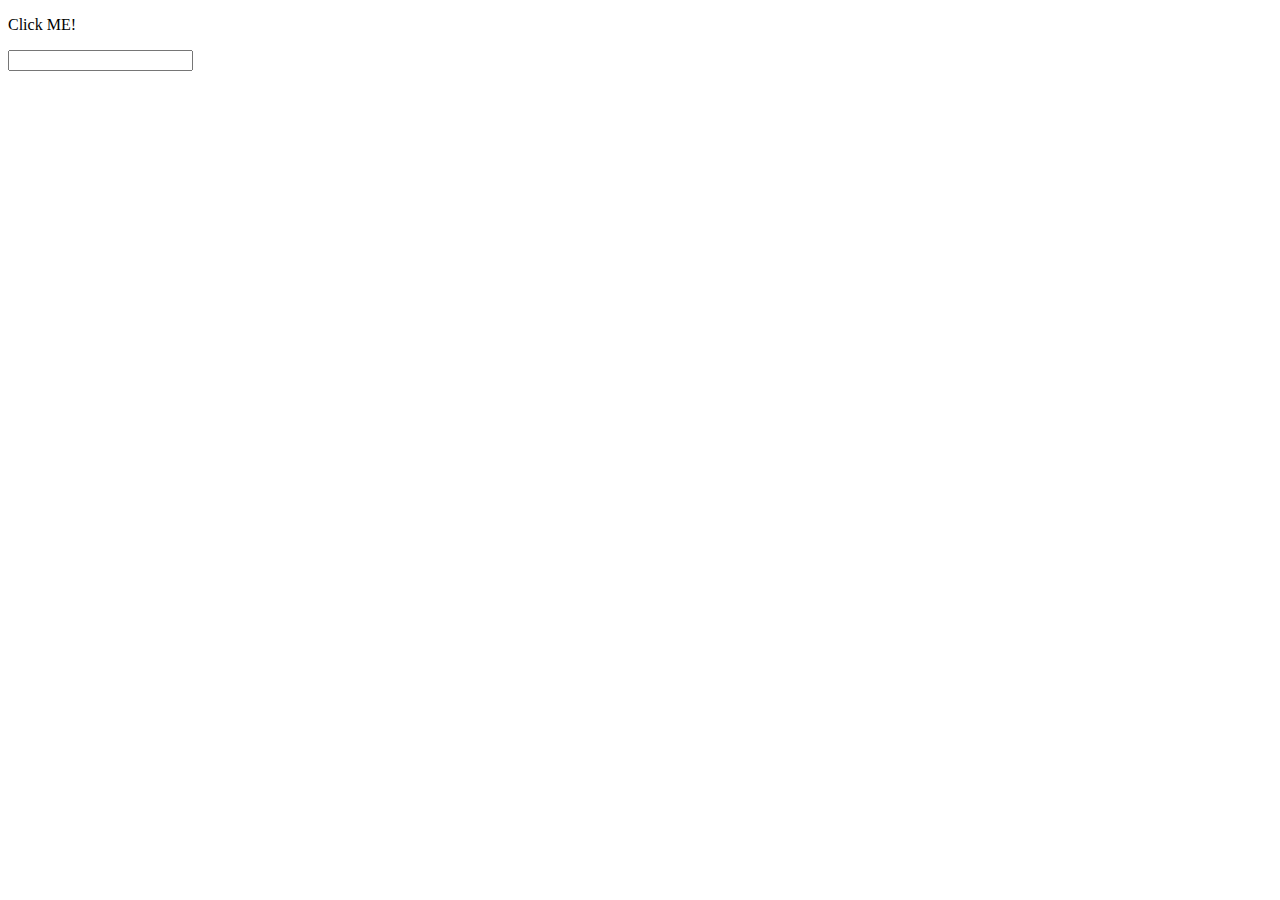
<file: javascript-dom/index.html>
<!DOCTYPE html>
<html lang="en">
<head>
    <meta charset="UTF-8">
    <meta name="viewport" content="width=device-width, initial-scale=1.0">
    <title>JavaScript Advanced</title>
    <script src="app.js" defer></script>
</head>
<body>
    <p>Click ME!</p>
    <input type="text">
</body>
</html>
</file>
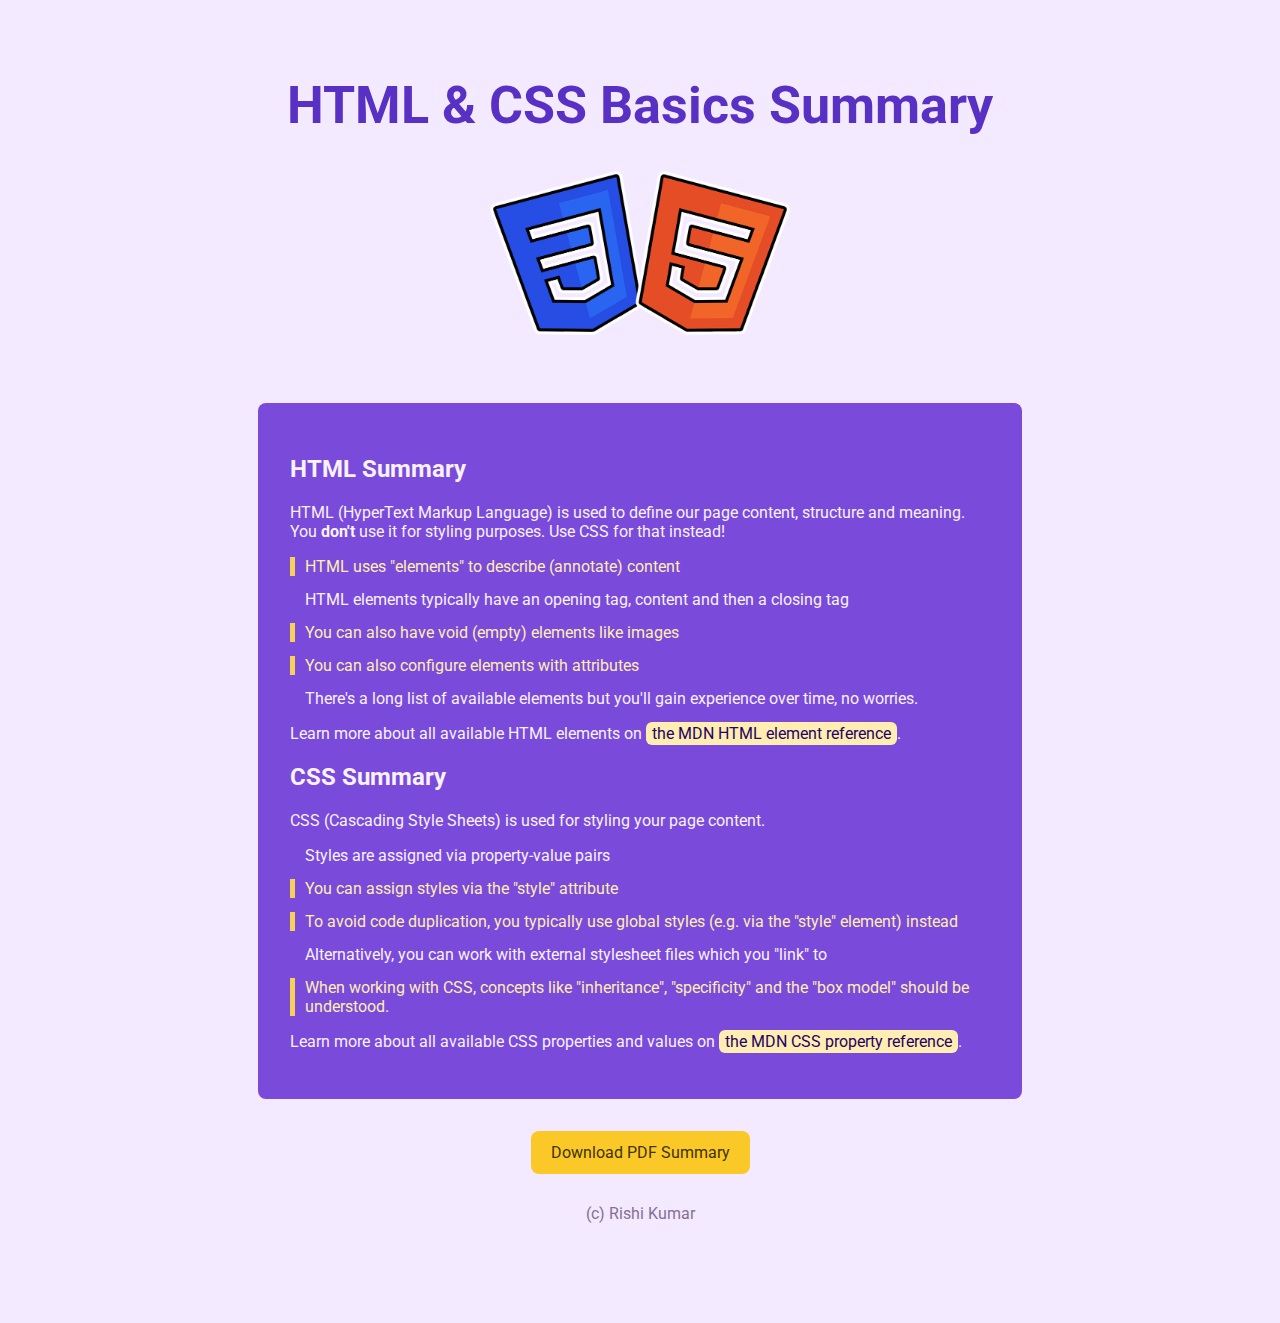
<file: project-0/index.html>
<!DOCTYPE html>
<html lang="en">
  <head>
    <meta charset="UTF-8" />
    <meta name="viewport" content="width=device-width, initial-scale=1.0" />
    <link rel="preconnect" href="https://fonts.googleapis.com" />
    <link rel="preconnect" href="https://fonts.gstatic.com" crossorigin />
    <link
      href="https://fonts.googleapis.com/css2?family=Roboto:ital,wght@0,100..900;1,100..900&display=swap"
      rel="stylesheet"
    />
    <link rel="stylesheet" href="styles/styles.css" />
    <title>HTML & CSS Basics Summary</title>
  </head>
  <body>
    <header>
      <h1>HTML & CSS Basics Summary</h1>
      <img src="images/html-css.png" alt="HTML and CSS logos" />
    </header>

    <main>
      <section>
        <h2>HTML Summary</h2>
        <p>
          HTML (HyperText Markup Language) is used to define our page content,
          structure and meaning. You <strong>don't</strong> use it for styling purposes. Use CSS
          for that instead!
        </p>
        <ul>
          <li class="extra-important">HTML uses "elements" to describe (annotate) content</li>
          <li>
            HTML elements typically have an opening tag, content and then a
            closing tag
          </li>
          <li class="extra-important">You can also have void (empty) elements like images</li>
          <li class="extra-important">You can also configure elements with attributes</li>
          <li>
            There's a long list of available elements but you'll gain experience
            over time, no worries.
          </li>
        </ul>
        <p>
          Learn more about all available HTML elements on
          <a href="https://developer.mozilla.org/en-US/docs/Web/HTML/Element"
            >the MDN HTML element reference</a
          >.
        </p>
      </section>

      <section>
        <h2>CSS Summary</h2>
        <p>CSS (Cascading Style Sheets) is used for styling your page content.</p>
        <ul>
          <li>Styles are assigned via property-value pairs</li>
          <li class="extra-important">You can assign styles via the "style" attribute</li>
          <li class="extra-important">
            To avoid code duplication, you typically use global styles (e.g. via
            the "style" element) instead
          </li>
          <li>
            Alternatively, you can work with external stylesheet files which you
            "link" to
          </li>
          <li class="extra-important">
            When working with CSS, concepts like "inheritance", "specificity" and
            the "box model" should be understood.
          </li>
        </ul>
        <p>
          Learn more about all available CSS properties and values on
          <a href="https://developer.mozilla.org/en-US/docs/Web/CSS/Reference"
            >the MDN CSS property reference</a
          >.
        </p>
      </section>
    </main>

    <footer>
      <a href="pdfs/html-css-basics-summary.pdf" target="_blank">Download PDF Summary</a>
      <p>(c) Rishi Kumar</p>
    </footer>
  </body>
</html>
</file>
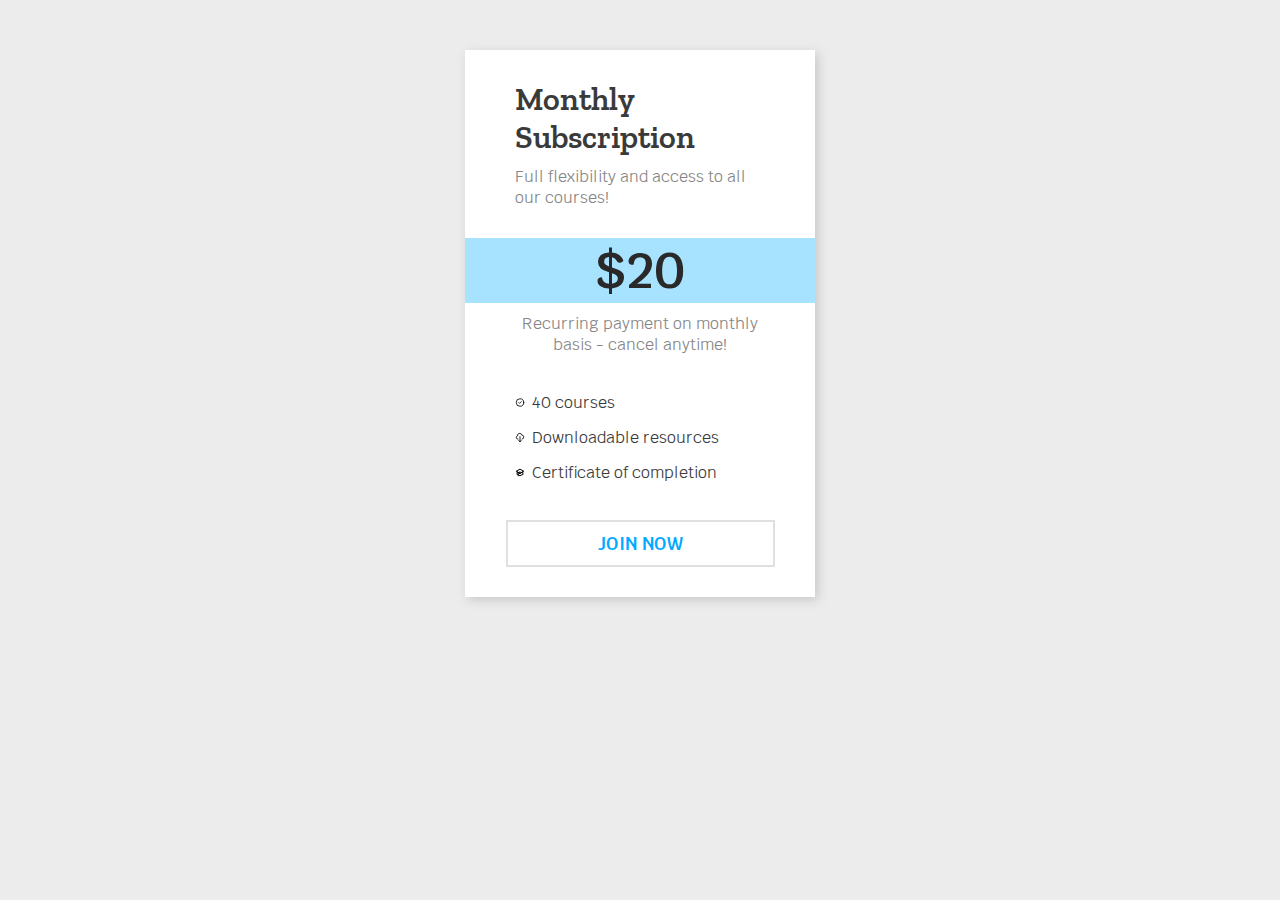
<file: subscription-card/index.html>
<!DOCTYPE html>
<html lang="en">
<head>
    <meta charset="UTF-8">
    <meta http-equiv="X-UA-Compatible" content="IE=edge">
    <meta name="viewport" content="width=device-width, initial-scale=1.0">
    <link rel="preconnect" href="https://fonts.googleapis.com">
    <link rel="preconnect" href="https://fonts.gstatic.com" crossorigin>
    <link href="https://fonts.googleapis.com/css2?family=Krub:wght@400;600&family=Zilla+Slab:wght@400;600&display=swap" rel="stylesheet">
    <link rel="stylesheet" href="styles.css">
    <title>Best Courses</title>
</head>
<body>
    <div class="card-container">
        <h1>Monthly Subscription</h1>
        <p class="card-info">Full flexibility and access to all our courses!</p>
        <p class="price">$20</p>
        <p class="price-info">Recurring payment on monthly basis - cancel anytime!</p>
        <div class="sub-details">
            <div class="sub-feature">
                <div class="icon"><svg class="w-6 h-6" fill="none" stroke="currentColor" viewBox="0 0 24 24" xmlns="http://www.w3.org/2000/svg"><path stroke-linecap="round" stroke-linejoin="round" stroke-width="2" d="M9 12l2 2 4-4m6 2a9 9 0 11-18 0 9 9 0 0118 0z"></path></svg></div>
                <p class="sub-feature-text">40 courses</p>
            </div>
            <div class="sub-feature">
                <div class="icon"><svg class="w-6 h-6" fill="none" stroke="currentColor" viewBox="0 0 24 24" xmlns="http://www.w3.org/2000/svg"><path stroke-linecap="round" stroke-linejoin="round" stroke-width="2" d="M7 16a4 4 0 01-.88-7.903A5 5 0 1115.9 6L16 6a5 5 0 011 9.9M9 19l3 3m0 0l3-3m-3 3V10"></path></svg></div>
                <p class="sub-feature-text">Downloadable resources</p>
            </div>
            <div class="sub-feature">
                <div class="icon"><svg class="w-6 h-6" fill="none" stroke="currentColor" viewBox="0 0 24 24" xmlns="http://www.w3.org/2000/svg"><path d="M12 14l9-5-9-5-9 5 9 5z"></path><path d="M12 14l6.16-3.422a12.083 12.083 0 01.665 6.479A11.952 11.952 0 0012 20.055a11.952 11.952 0 00-6.824-2.998 12.078 12.078 0 01.665-6.479L12 14z"></path><path stroke-linecap="round" stroke-linejoin="round" stroke-width="2" d="M12 14l9-5-9-5-9 5 9 5zm0 0l6.16-3.422a12.083 12.083 0 01.665 6.479A11.952 11.952 0 0012 20.055a11.952 11.952 0 00-6.824-2.998 12.078 12.078 0 01.665-6.479L12 14zm-4 6v-7.5l4-2.222"></path></svg></div>
                <p class="sub-feature-text">Certificate of completion</p>
            </div>
        </div>
        <div class="button-container">
            <a class="button" href="">Join now</a>
        </div>
        
    </div>
    
</body>
</html>
</file>
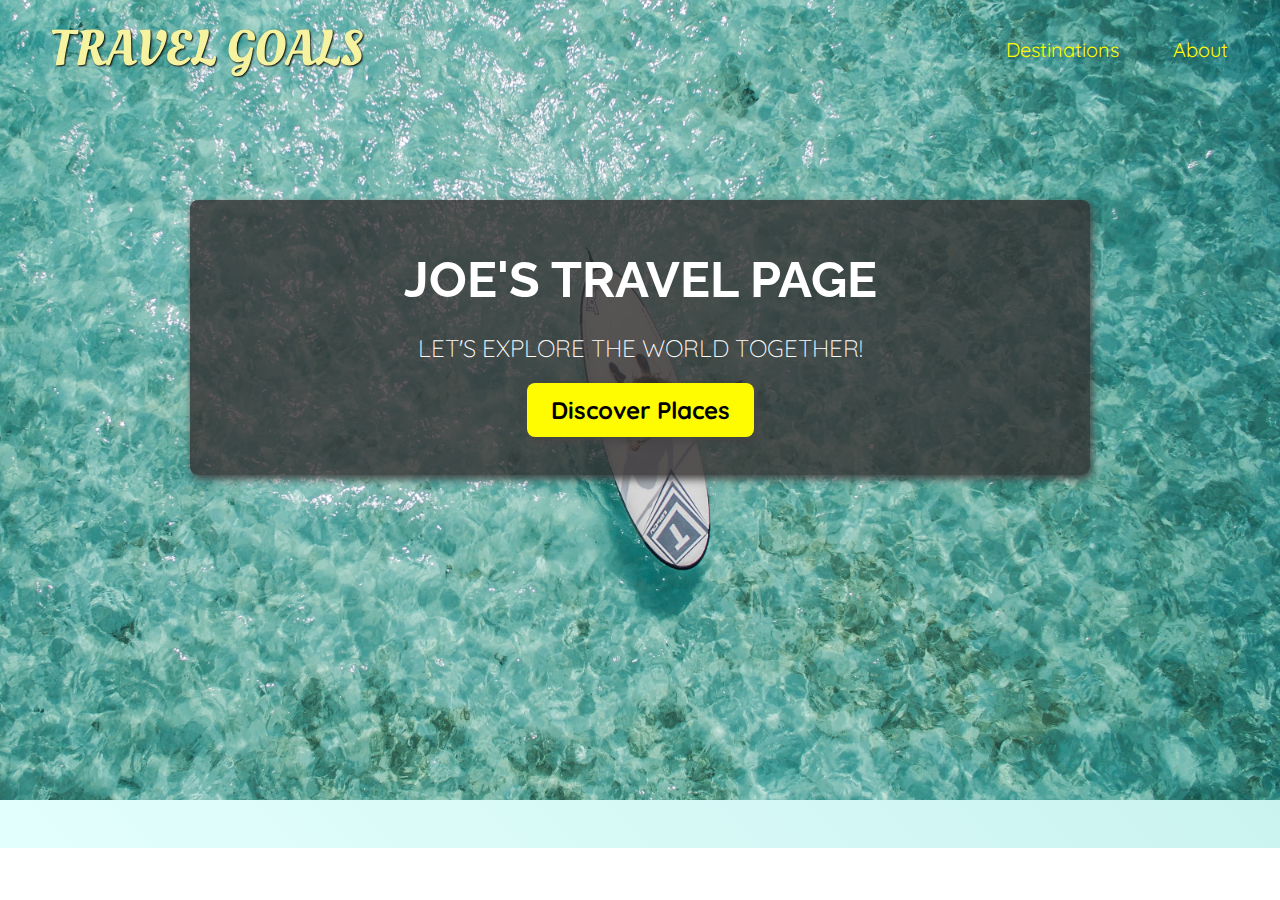
<file: travel-goals/index.html>
<!DOCTYPE html>
<html lang="en">
<head>
    <meta charset="UTF-8">
    <meta name="viewport" content="width=device-width, initial-scale=1.0">
    <link rel="preconnect" href="https://fonts.googleapis.com">
    <link rel="preconnect" href="https://fonts.gstatic.com" crossorigin>
    <link href="https://fonts.googleapis.com/css2?family=Oleo+Script:wght@400;700&family=Quicksand:wght@300..700&family=Raleway:ital,wght@0,100..900;1,100..900&display=swap" rel="stylesheet">
    <link rel="stylesheet" href="shared.css">
    <link rel="stylesheet" href="styles.css">
    <title>Travel Goals</title>
</head>
<body>
    <header>
        <div id="page-logo">
            <a href="index.html">Travel Goals</a>
        </div>
        <nav>
            <ul>
                <li><a href="places.html">Destinations</a></li>
                <li><a href="#">About</a></li>
            </ul>
        </nav>
    </header>

    <main>
        <section id="hero">
            <div id="hero-content">
                <h1>Joe's Travel Page</h1>
                <p>Let's explore the world together!</p>
                <a href="places.html">Discover Places</a>
            </div>
        </section>
        <section id="highlights"></section>
    </main>

    <footer></footer>
</body>
</html>
</file>
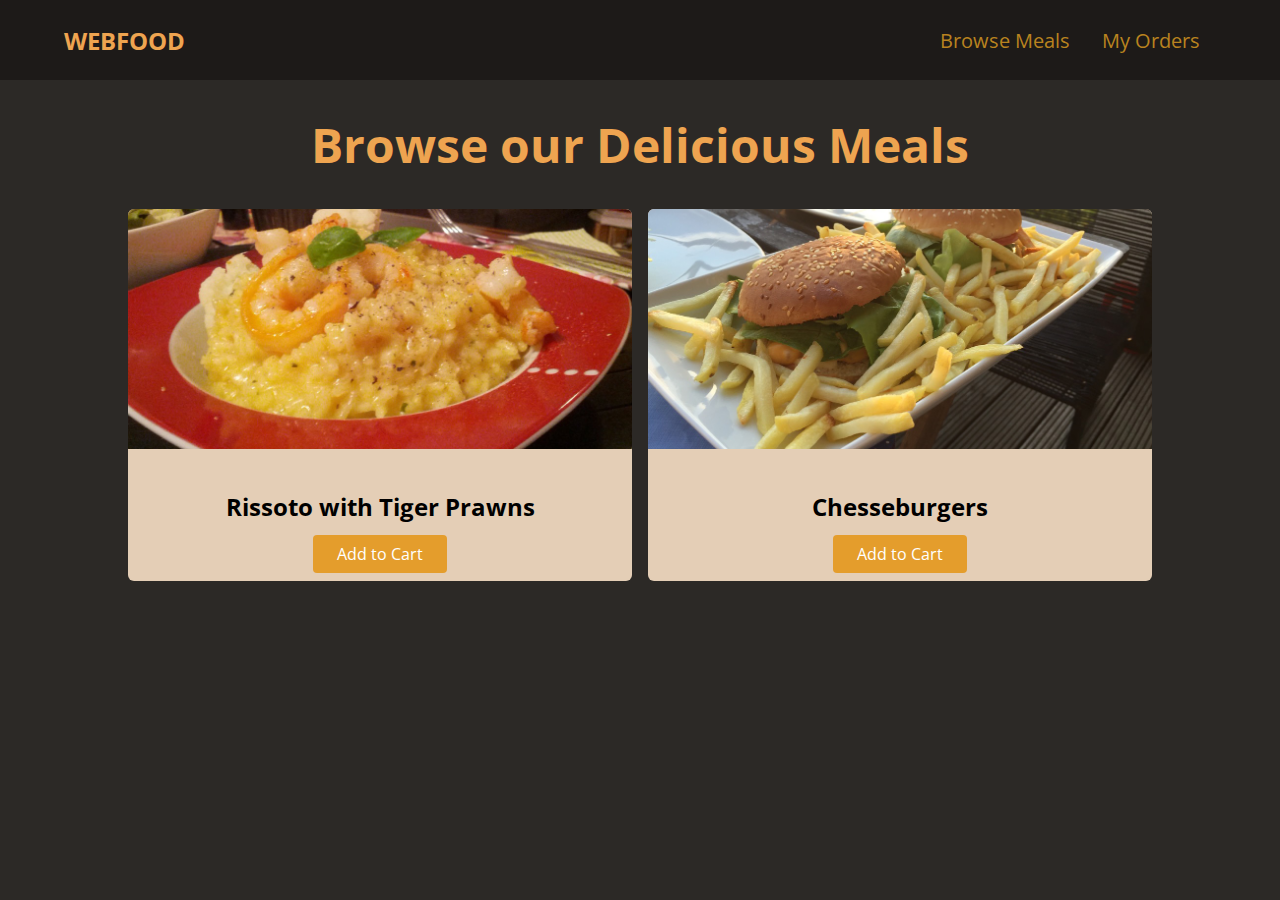
<file: webFood/index.html>
<!DOCTYPE html>
<html lang="en">
<head>
    <meta charset="UTF-8">
    <meta name="viewport" content="width=device-width, initial-scale=1.0">
    <title>webFood</title>
    <link rel="preconnect" href="https://fonts.googleapis.com">
    <link rel="preconnect" href="https://fonts.gstatic.com" crossorigin>
    <link href="https://fonts.googleapis.com/css2?family=Open+Sans:ital,wght@0,300..800;1,300..800&display=swap" rel="stylesheet">
    <link rel="stylesheet" href="styles.css">
</head>
<body>
    <header id="main-header">
        <a href="index.html" id="logo">WebFood</a>
        <nav>
            <ul>
                <li><a href="">Browse Meals</a></li>
                <li><a href="">My Orders</a></li>
            </ul>
        </nav>
    </header>
    <main>
        <h1>Browse our Delicious Meals</h1>
        <section id="latest-products">
            <ul>
                <li class="food-item">
                    <article>
                        <img src="images/risotto.jpg" alt="Delicious risotto with tiger prawns">
                        <div class="food-item-content">
                            <h2>Rissoto with Tiger Prawns</h2>
                            <a href="" class="btn">Add to Cart</a>
                        </div>
                    </article>
                </li>
                <li class="food-item">
                    <article>
                        <img src="images/cheeseburgers.jpg" alt="Classic cheeseburgers with fries">
                        <div class="food-item-content">
                            <h2>Chesseburgers</h2>
                            <a href="" class="btn">Add to Cart</a>
                        </div>
                    </article>
                </li>
            </ul>
        </section>
    </main>
</body>
</html>
</file>
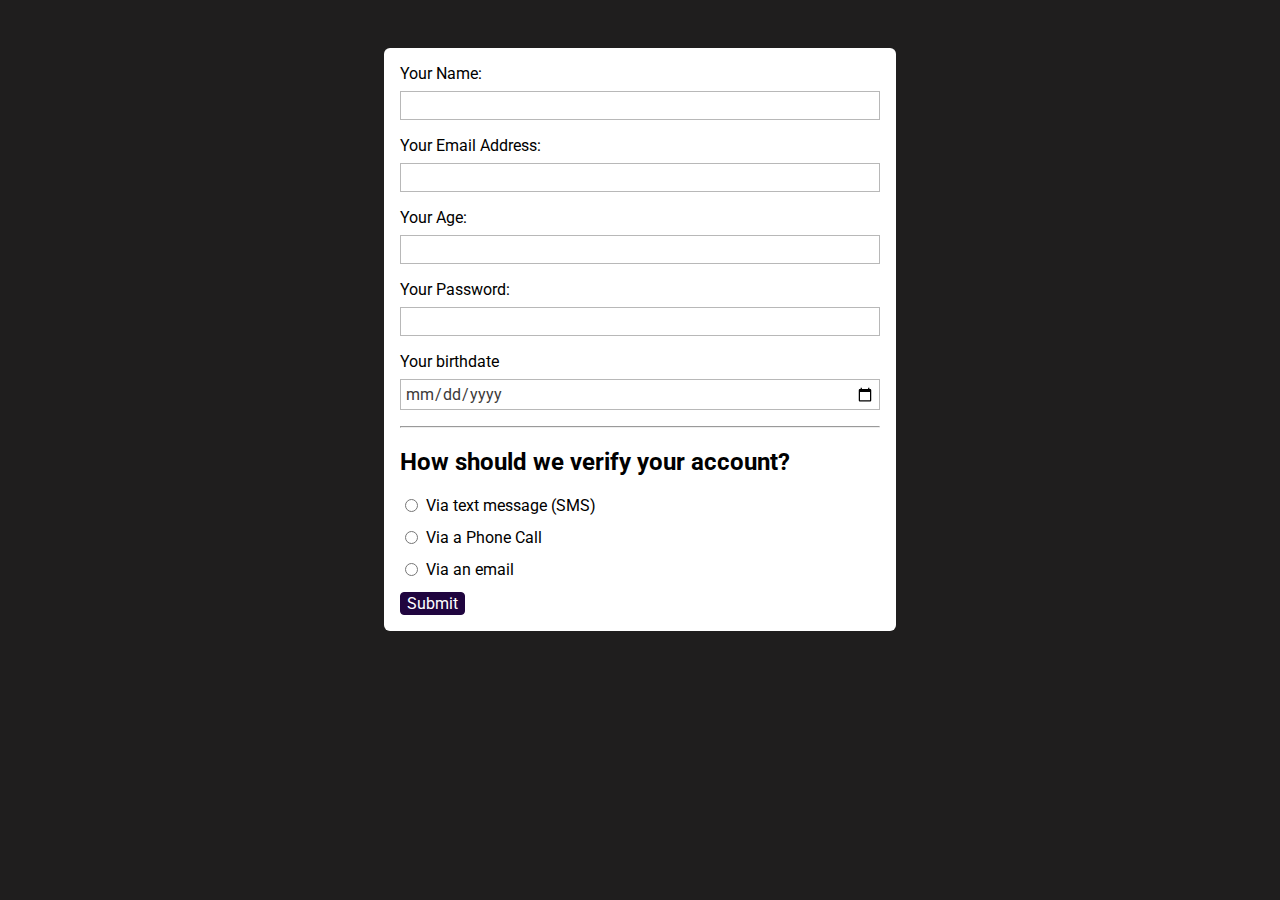
<file: webForms/index.html>
<!DOCTYPE html>
<html lang="en">
<head>
    <meta charset="UTF-8">
    <meta name="viewport" content="width=device-width, initial-scale=1.0">
    <link rel="preconnect" href="https://fonts.googleapis.com">
    <link rel="preconnect" href="https://fonts.gstatic.com" crossorigin>
    <link href="https://fonts.googleapis.com/css2?family=Roboto:ital,wght@0,100..900;1,100..900&display=swap" rel="stylesheet">
    <link rel="stylesheet" href="styles.css">
    <title>webForms</title>
</head>
<body>
    <form action="/webForms" method="get">
        <label for="user-name">Your Name: </label>
        <input type="text" name="user-name" id="user-name"/>
        <label for="email">Your Email Address: </label>
        <input type="email" name="email" id="email">
        <label for="age">Your Age:</label>
        <input type="number" name="age" id="age">
        <label for="password">Your Password: </label>
        <input type="password" name="password" id="password">
        <label for="birthdate">Your birthdate</label>
        <input type="date" name="user-birthdate" id="birthDate">
        <hr>
        <h2>How should we verify your account?</h2>
        <div class="form-control-inline">
            <input type="radio" name="verify" id="verify-text-message" value="text-message">
            <label for="verify-text-message">Via text message (SMS)</label>
        </div>
        <div class="form-control-inline">
            <input type="radio" name="verify" id="verify-phone" value="phone">
            <label for="verify-phone">Via a Phone Call</label>
        </div>
        <div class="form-control-inline">
            <input type="radio" name="verify" id="verify-email" value="email">
            <label for="verify-email">Via an email</label>
        </div>
        
        <button>Submit</button>
    </form>
</body>
</html>
</file>
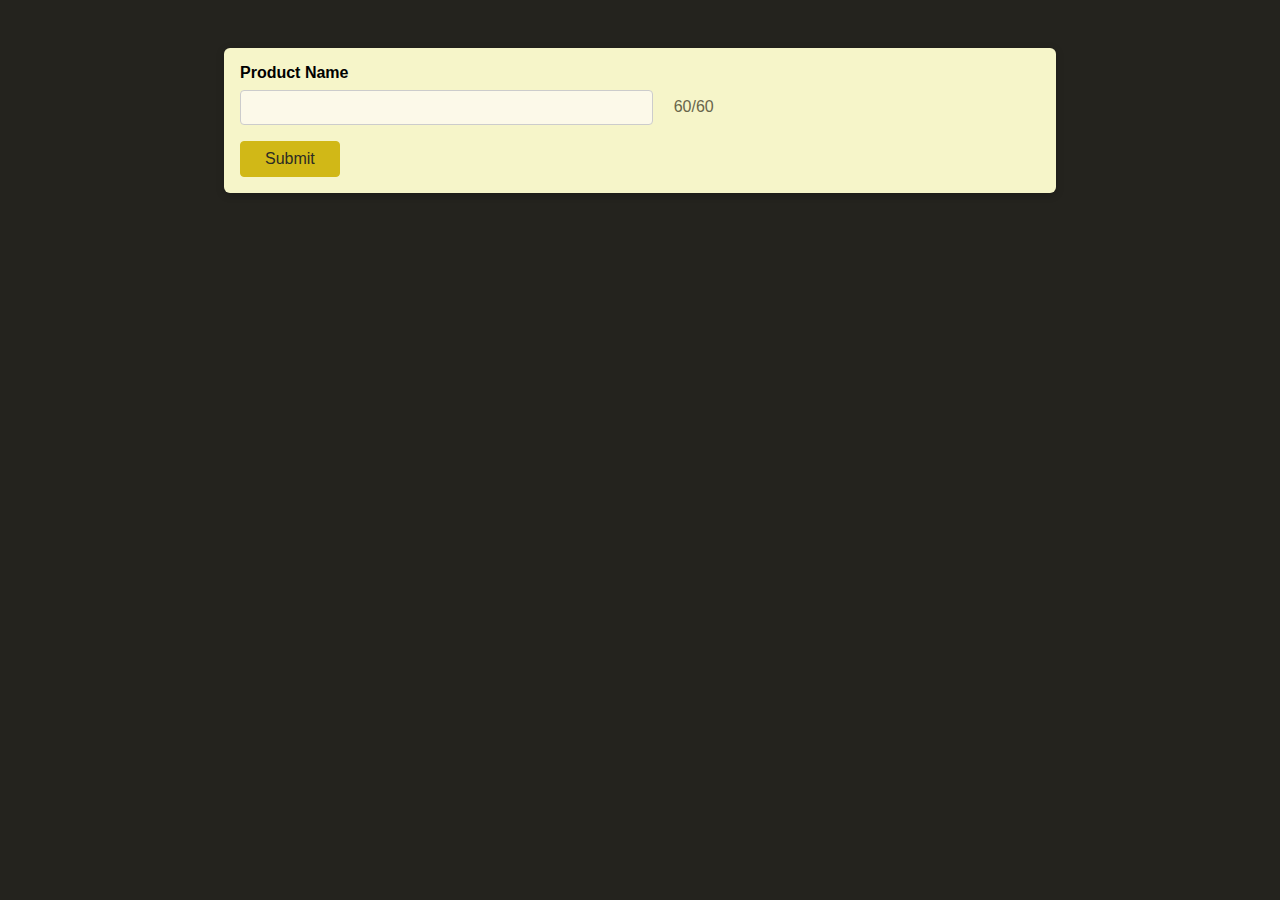
<file: javascript-dom/excercise-1/index.html>
<!DOCTYPE html>
<html lang="en">
<head>
    <meta charset="UTF-8">
    <meta name="viewport" content="width=device-width, initial-scale=1.0">
    <title>Advanced Javascript</title>
    <link rel="stylesheet" href="styles.css">
    <script src="app.js" defer></script>
</head>
<body>
    
    <form>
        <div class="control">
            <label for="product-name">Product Name</label>
            <input type="text" name="productName" id="product-name" maxlength="60">
            <span id="charcount">
                <span id="remaining-chars">60</span>/60
            </span>
        </div>
        <button type="submit">Submit</button>
    </form>

</body>
</html>
</file>
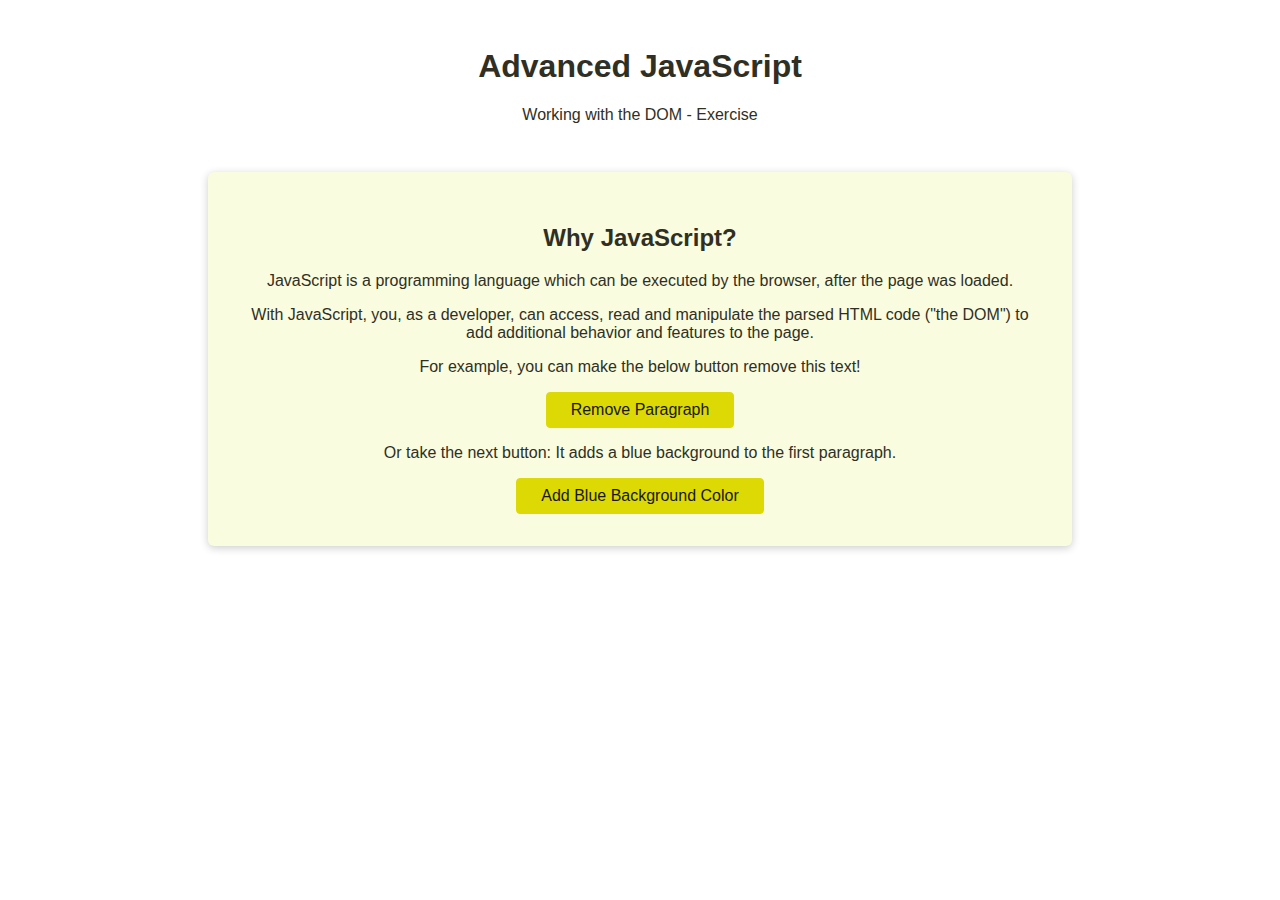
<file: javascript-dom/exercise-2/index.html>
<!DOCTYPE html>
<html lang="en">
  <head>
    <meta charset="UTF-8" />
    <meta http-equiv="X-UA-Compatible" content="IE=edge" />
    <meta name="viewport" content="width=device-width, initial-scale=1.0" />
    <title>Advanced JavaScript Exercise</title>
    <link rel="stylesheet" href="styles.css">
    <script src="exercise.js" defer></script>
  </head>
  <body>
    <h1>Advanced JavaScript</h1>
    <p>Working with the DOM - Exercise</p>

    <section>
      <h2>Why JavaScript?</h2>
      <p>
        JavaScript is a programming language which can be executed by the
        browser, after the page was loaded.
      </p>
      <p>
        With JavaScript, you, as a developer, can access, read and manipulate
        the parsed HTML code ("the DOM") to add additional behavior and features
        to the page.
      </p>
      <p>For example, you can make the below button remove this text!</p>
      <button>Remove Paragraph</button>
      <p>
        Or take the next button: It adds a blue background to the first
        paragraph.
      </p>
      <button id="change-bg-btn">Add Blue Background Color</button>
    </section>
  </body>
</html>
</file>
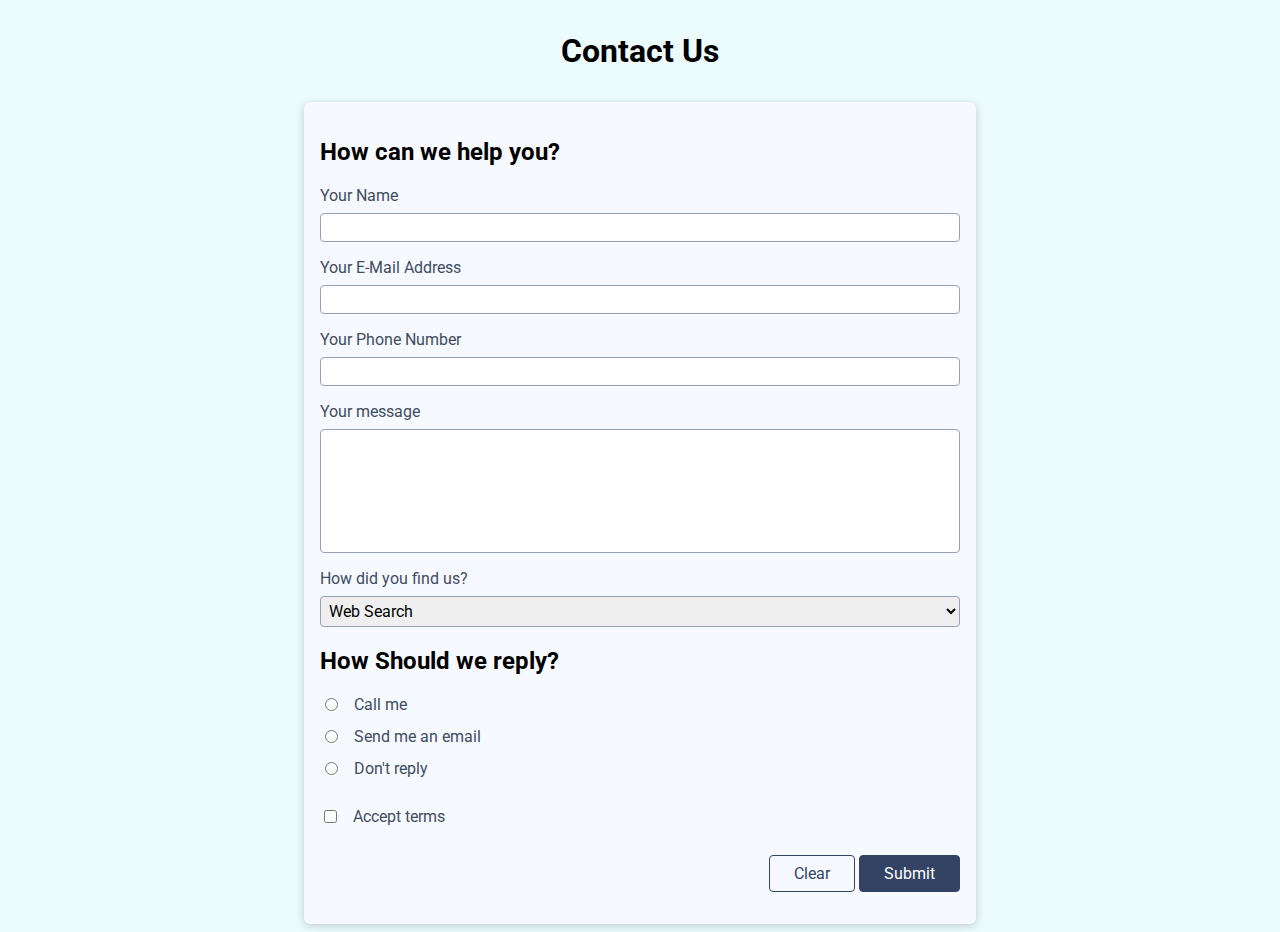
<file: webForms/challenge/index.html>
<!DOCTYPE html>
<html lang="en">
<head>
    <meta charset="UTF-8">
    <meta name="viewport" content="width=device-width, initial-scale=1.0">
    <link rel="preconnect" href="https://fonts.googleapis.com">
    <link rel="preconnect" href="https://fonts.gstatic.com" crossorigin>
    <link href="https://fonts.googleapis.com/css2?family=Roboto:ital,wght@0,100..900;1,100..900&display=swap" rel="stylesheet">
    <link rel="stylesheet" href="styles.css">
    <title>Forms Challenge</title>
</head>
<body>
    <header>
        <h1>Contact Us</h1>
    </header>

    <main>
        <form action="/webForms/challenge/" method="GET">
            <section>
                <h2>How can we help you?</h2>

                <ul>
                    <li>
                        <label for="username">Your Name</label>
                        <input type="text" name="username" id="username" required>
                    </li>
                    <li>
                        <label for="email">Your E-Mail Address</label>
                        <input type="email" name="email" id="email" required>
                    </li>
                    <li>
                        <label for="phone">Your Phone Number</label>
                        <input type="tel" name="phone" id="phone" required minlength="10">
                    </li>
                    <li>
                        <label for="message">Your message</label>
                        <textarea name="message" id="message" rows="6" required minlength="10" maxlength="200"></textarea>
                    </li>
                </ul>
            </section>

            <section>
                <label for="channel">How did you find us?</label>
                <select name="channel" id="channel" required>
                    <option value="search">Web Search</option>
                    <option value="word-of-mouth">Word of Mouth</option>
                    <option value="other">Other</option>
                </select>
            </section>

            <section>
                <h2>How Should we reply?</h2>
                <ul>
                    <li class="form-control-inline">
                        <input type="radio" name="reply" id="reply-phone" value="phone" required>
                        <label for="reply-phone">Call me</label>
                    </li>
                    <li class="form-control-inline">
                        <input type="radio" name="reply" id="reply-email" value="email" required>
                        <label for="reply-email">Send me an email</label>
                    </li>
                    <li class="form-control-inline">
                        <input type="radio" name="reply" id="reply-none" value="none" required>
                        <label for="reply-none">Don't reply</label>
                    </li>
                </ul>
            </section>

            <section class="form-control-inline">
                <input type="checkbox" name="accept-terms" id="accept-terms" required>
                <label for="accept-terms">Accept terms</label>
            </section>

            <section id="form-actions">
                <button type="reset" class="btn-empty">Clear</button>
                <button type="submit" class="btn-filled">Submit</button>
            </section>
        </form>
    </main>
</body>
</html>
</file>
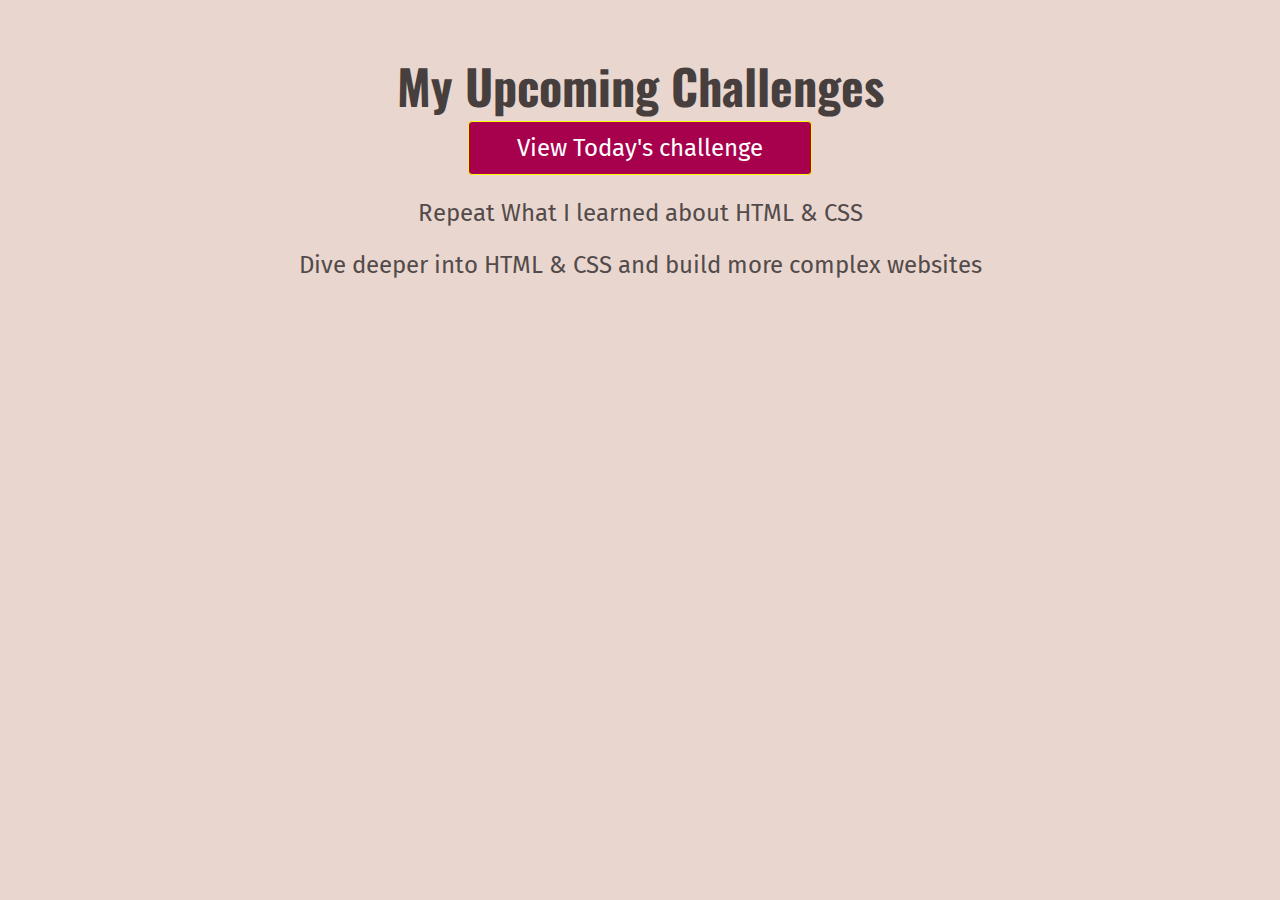
<file: basics/full-week.html>
<!DOCTYPE html>
<html lang="en">
<head>
    <meta charset="UTF-8">
    <meta name="viewport" content="width=device-width, initial-scale=1.0">
    <title>My Upcoming Challenges</title>
    <link rel="preconnect" href="https://fonts.googleapis.com">
    <link rel="preconnect" href="https://fonts.gstatic.com" crossorigin>
    <link href="https://fonts.googleapis.com/css2?family=Fira+Sans:ital,wght@0,100;0,200;0,300;0,400;0,500;0,600;0,700;0,800;0,900;1,100;1,200;1,300;1,400;1,500;1,600;1,700;1,800;1,900&family=Oswald:wght@200..700&display=swap" rel="stylesheet">
    <link rel="stylesheet" href="styles/shared.css">
    <link rel="stylesheet" href="styles/full-week.css">
</head>
<body>
    <h1>My Upcoming Challenges</h1>
    <a href="index.html">View Today's challenge</a>
    <p>Repeat What I learned about HTML & CSS</p>
    <p>Dive deeper into HTML & CSS and build more complex websites</p>
</body>
</html>
</file>
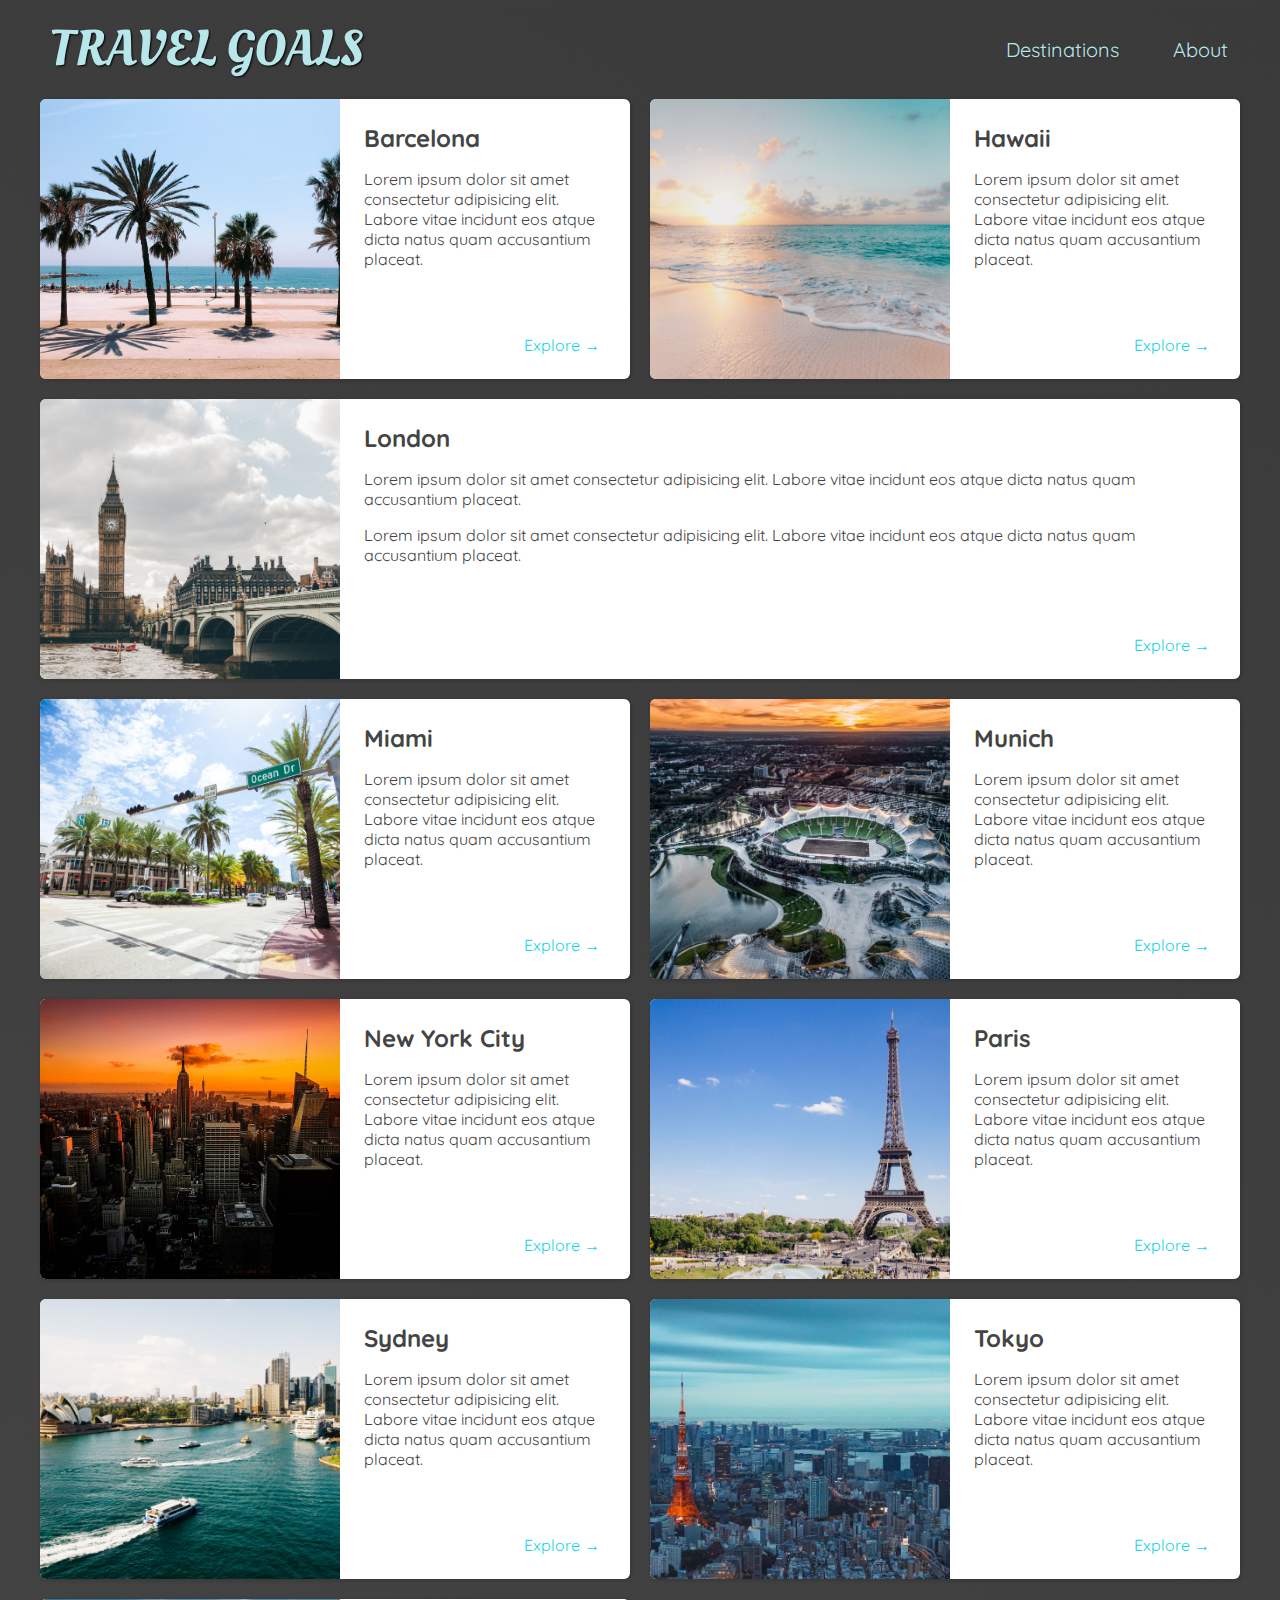
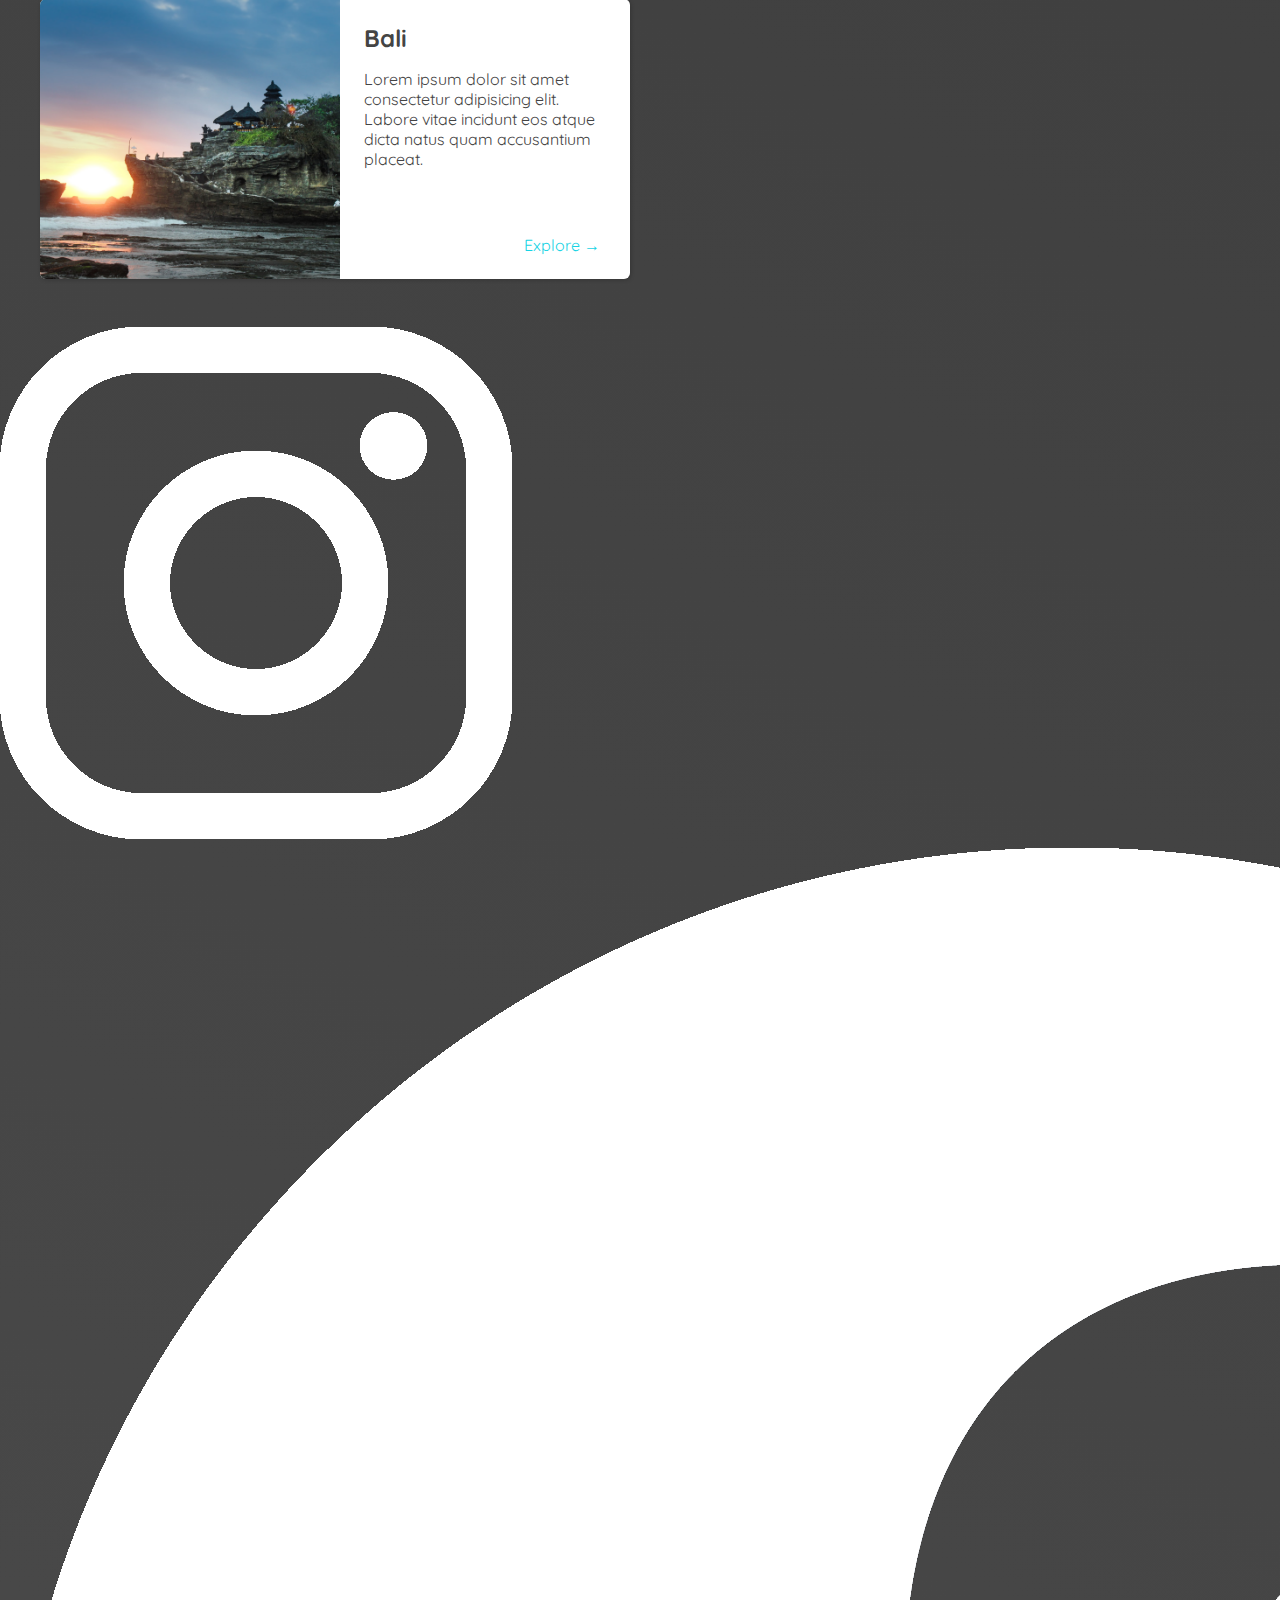
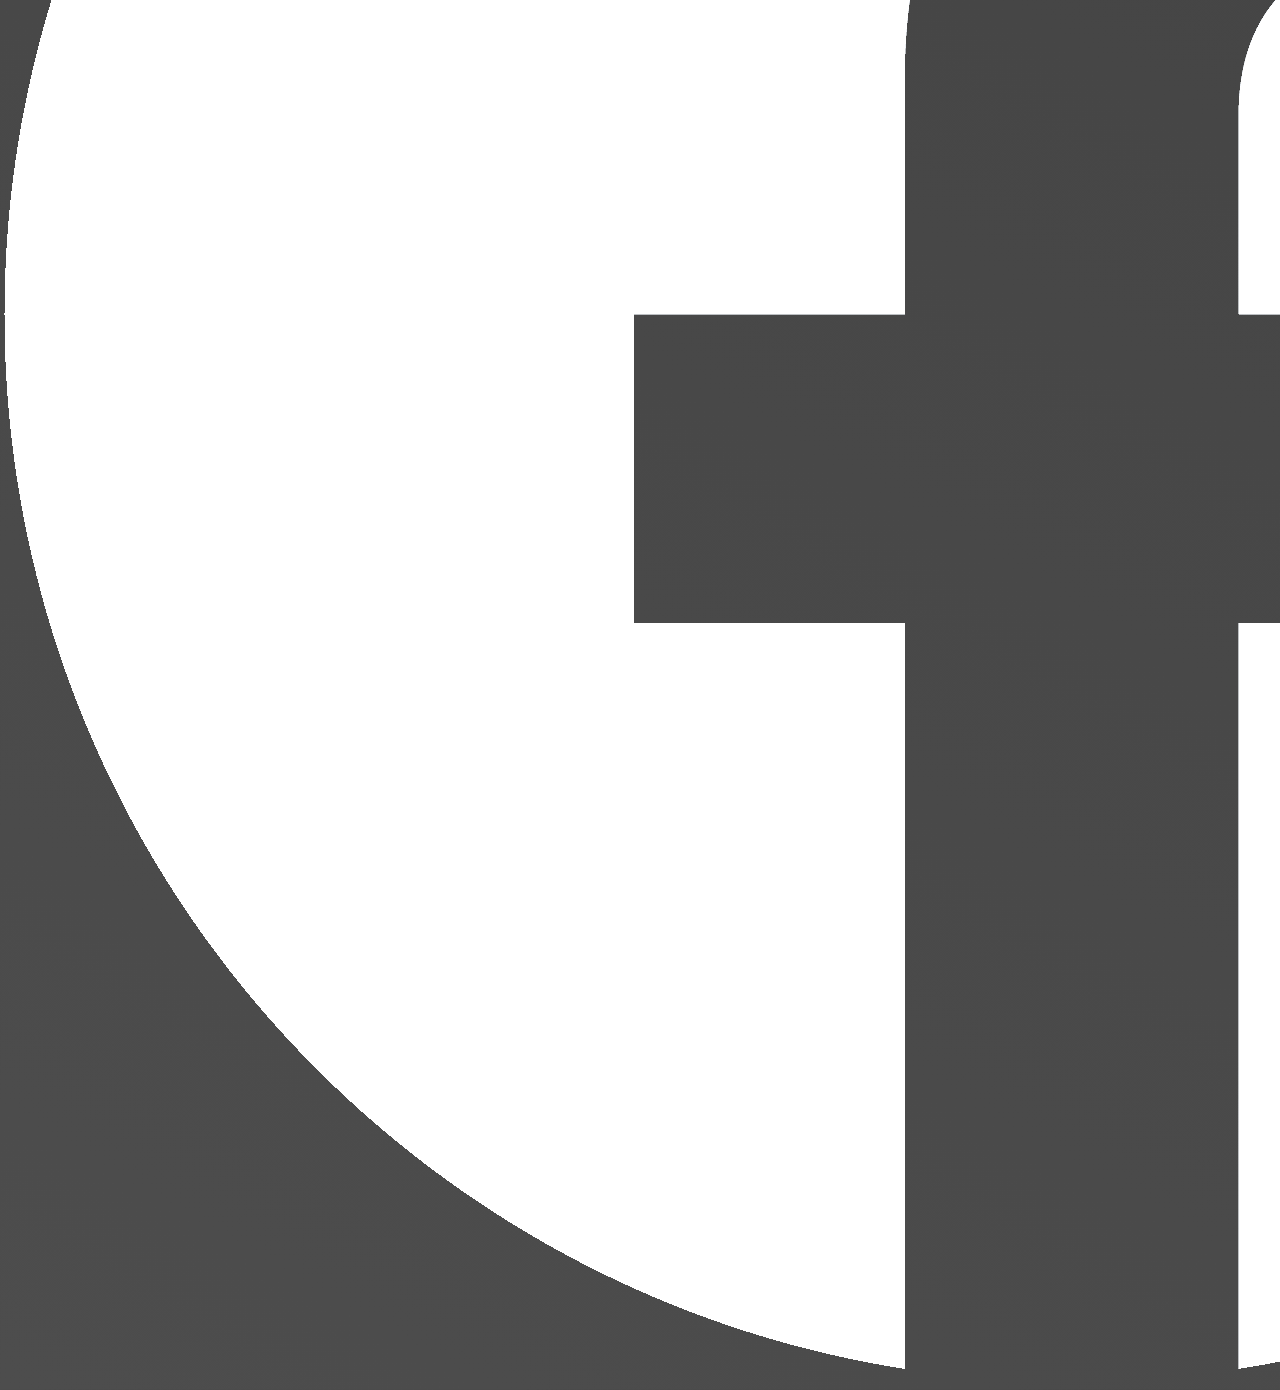
<file: travel-goals/places.html>
<!DOCTYPE html>
<html lang="en">
  <head>
    <meta charset="UTF-8" />
    <meta name="viewport" content="width=device-width, initial-scale=1.0" />
    <link rel="preconnect" href="https://fonts.googleapis.com" />
    <link rel="preconnect" href="https://fonts.gstatic.com" crossorigin />
    <link
      href="https://fonts.googleapis.com/css2?family=Oleo+Script:wght@400;700&family=Quicksand:wght@300..700&family=Raleway:ital,wght@0,100..900;1,100..900&display=swap"
      rel="stylesheet"
    />
    <link rel="stylesheet" href="shared.css" />
    <link rel="stylesheet" href="places.css" />
    <title>Travel Goals</title>
  </head>
  <body>
    <header>
      <div id="page-logo">
        <a href="index.html">Travel Goals</a>
      </div>
      <nav>
        <ul>
          <li><a href="places.html">Destinations</a></li>
          <li><a href="#">About</a></li>
        </ul>
      </nav>
    </header>

    <main>
              <ul>
        <li>
          <img src="images/places/barcelona.jpg" alt="City of Barcelona" />
          <div class="item-content">
            <div>
              <h2>Barcelona</h2>
              <p>
                Lorem ipsum dolor sit amet consectetur adipisicing elit. Labore
                vitae incidunt eos atque dicta natus quam accusantium placeat.
              </p>
            </div>
            <div class="actions">
              <a href="https://en.wikipedia.org/wiki/Barcelona">Explore &#x2192</a>
            </div>
          </div>
        </li>
        <li>
          <img src="images/places/hawaii.jpg" alt="Hawaii beach" />
          <div class="item-content">
            <div>
              <h2>Hawaii</h2>
              <p>
                Lorem ipsum dolor sit amet consectetur adipisicing elit. Labore
                vitae incidunt eos atque dicta natus quam accusantium placeat.
              </p>
            </div>
            <div class="actions">
              <a href="hhttps://en.wikipedia.org/wiki/Hawaii">Explore &#x2192</a>
            </div>
          </div>
        </li>
        <li>
          <img src="images/places/london.jpg" alt="London city" />
          <div class="item-content">
            <div>
              <h2>London</h2>
              <p>
                Lorem ipsum dolor sit amet consectetur adipisicing elit. Labore
                vitae incidunt eos atque dicta natus quam accusantium placeat.
              </p>
              <p>
                Lorem ipsum dolor sit amet consectetur adipisicing elit. Labore
                vitae incidunt eos atque dicta natus quam accusantium placeat.
              </p>
            </div>
            <div class="actions">
              <a href="https://en.wikipedia.org/wiki/London">Explore &#x2192</a>
            </div>
          </div>
        </li>
        <li>
          <img src="images/places/miami.jpg" alt="Miami streets" />
          <div class="item-content">
            <div>
              <h2>Miami</h2>
              <p>
                Lorem ipsum dolor sit amet consectetur adipisicing elit. Labore
                vitae incidunt eos atque dicta natus quam accusantium placeat.
              </p>
            </div>
            <div class="actions">
              <a href="https://en.wikipedia.org/wiki/Miami">Explore &#x2192</a>
            </div>
          </div>
        </li>
        <li>
          <img src="images/places/munich.jpg" alt="Munich football stadium" />
          <div class="item-content">
            <div>
              <h2>Munich</h2>
              <p>
                Lorem ipsum dolor sit amet consectetur adipisicing elit. Labore
                vitae incidunt eos atque dicta natus quam accusantium placeat.
              </p>
            </div>
            <div class="actions">
              <a href="https://en.wikipedia.org/wiki/Munich">Explore &#x2192</a>
            </div>
          </div>
        </li>
        <li>
          <img src="images/places/new-york-city.jpg" alt="New York City skyline" />
          <div class="item-content">
            <div>
              <h2>New York City</h2>
              <p>
                Lorem ipsum dolor sit amet consectetur adipisicing elit. Labore
                vitae incidunt eos atque dicta natus quam accusantium placeat.
              </p>
            </div>
            <div class="actions">
              <a href="https://en.wikipedia.org/wiki/New_York_City"
                >Explore &#x2192</a
              >
            </div>
          </div>
        </li>
        <li>
          <img src="images/places/paris.jpg" alt="Paris city" />
          <div class="item-content">
            <div>
              <h2>Paris</h2>
              <p>
                Lorem ipsum dolor sit amet consectetur adipisicing elit. Labore
                vitae incidunt eos atque dicta natus quam accusantium placeat.
              </p>
            </div>
            <div class="actions">
              <a href="https://en.wikipedia.org/wiki/Paris">Explore &#x2192</a>
            </div>
          </div>
        </li>
        <li>
          <img src="images/places/sydney.jpg" alt="Sydney beach" />
          <div class="item-content">
            <div>
              <h2>Sydney</h2>
              <p>
                Lorem ipsum dolor sit amet consectetur adipisicing elit. Labore
                vitae incidunt eos atque dicta natus quam accusantium placeat.
              </p>
            </div>
            <div class="actions">
              <a href="https://en.wikipedia.org/wiki/Sydney">Explore &#x2192</a>
            </div>
          </div>
        </li>
        <li>
          <img src="images/places/tokyo.jpg" alt="Tokyo skyline" />
          <div class="item-content">
            <div>
              <h2>Tokyo</h2>
              <p>
                Lorem ipsum dolor sit amet consectetur adipisicing elit. Labore
                vitae incidunt eos atque dicta natus quam accusantium placeat.
              </p>
            </div>
            <div class="actions">
              <a href="https://en.wikipedia.org/wiki/Tokyo">Explore &#x2192</a>
            </div>
          </div>
        </li>
        <li>
          <img src="images/places/bali.jpg" alt="Bali beach" />
          <div class="item-content">
            <div>
              <h2>Bali</h2>
              <p>
                Lorem ipsum dolor sit amet consectetur adipisicing elit. Labore
                vitae incidunt eos atque dicta natus quam accusantium placeat.
              </p>
            </div>
            <div class="actions">
              <a href="https://en.wikipedia.org/wiki/Bali">Explore &#x2192</a>
            </div>
          </div>
        </li>
      </ul>
    </main>

    <footer>
      <ul>
        <li>
          <a href="https://www/instagram.com" target="_blank"
            ><img src="images/icons/insta.png" alt="Instagram logo"
          /></a>
        </li>
        <li>
          <a href="https://www.facebook.com" target="_blank"
            ><img src="images/icons/facebook.png" alt="Facebook logo"
          /></a>
        </li>
      </ul>
    </footer>
  </body>
</html>
</file>
<file: project-0/styles/styles.css>
body {
    font-family: 'Roboto', sans-serif;
    background-color: rgb(244, 234, 255);
}

h1 {
    font-size: 52px;
    color: rgb(88, 49, 196);
}

header {
    text-align: center;
    padding: 32px;
}

header img {
    width: 300px;
}

main {
    background-color: rgb(122, 74, 218);
    padding: 32px;
    width: 700px;
    margin: 32px auto;
    border-radius: 8px;
    color: rgb(248, 241, 255);
}

ul {
    margin: 0;
    padding: 0;
    list-style: none;
}

li {
    margin: 14px 0;
    padding-left: 10px;
    border-left: 5px solid transparent;
}

a {
    text-decoration: none;
    color: rgb(36, 3, 102);
    background-color: rgb(255, 237, 177);
    padding: 2px 6px;
    border-radius: 6px
}

a:hover, a:active {
    background-color: rgb(250, 209, 39);
}

footer {
    text-align: center;
    margin-bottom: 100px;
}

footer > p {
    color: rgb(131, 113, 149);
    margin-top: 30px;
}

footer a {
    padding: 12px 20px;
    border-radius: 8px;
    background-color: rgb(250, 201, 39);
    color: rgb(66, 51, 4);
    display: inline-block;
}

footer a:active, footer a:hover {
    background-color: rgb(255, 186, 58);
}

.extra-important {
    color: rgb(255, 237, 177);
    border-color: rgb(247, 209, 85);
}
</file>
<file: subscription-card/styles.css>
html {
  --color-grey-100: rgb(236, 236, 236);
  --color-grey-400: rgb(134, 134, 134);
  --color-grey-600: rgb(58, 58, 58);
  --color-grey-900: rgb(41, 41, 41);

  --color-primary-500: rgb(167, 226, 255);
  --color-primary-700: rgb(0, 170, 255);

  --size-1: 18px;
  --size-5: 50px;
  

  background-color: var(--color-grey-100);
  font-family: "Krub", sans-serif;
  font-weight: 400;
}

.card-container {
  background-color: rgb(255, 255, 255);
  width: 350px;
  margin: 50px auto;
  box-shadow: 3px 3px 10px rgb(201, 200, 200);
}

h1 {
  color: var(--color-grey-600);
  text-align: left;
  padding: 30px 50px 0px 50px;
  margin: 10px 0;
  font-family: "Zilla Slab", serif;
  font-weight: 600;
}

.card-info {
  color: var(--color-grey-400);
  text-align: left;
  padding: 0 50px;
  margin: 10px 0 30px 0;
}

.price {
  color: var(--color-grey-900);
  background-color: var(--color-primary-500);
  text-align: center;
  margin: 30px auto 10px auto;
  font-size: var(--size-5);
  font-weight: 600;
}

.price-info {
  color: rgb(134, 134, 134);
  text-align: center;
  margin: 10px 0 30px 0;
  padding: 0 50px;
}

.sub-details {
  width: 300px;
  margin: 30px 50px;
}

.sub-feature {
  display: flex;
}

.icon {
  display: flex;
  width: 10px;
}

.sub-feature-text {
  color: var(--color-grey-600);
  padding: 2px;
  margin: 5px;
}

.button-container {
  text-align: center;
  margin: 30px 0 0 0;
}

.button {
  color: var(--color-primary-700);
  text-decoration: none;
  text-transform: uppercase;
  display: inline-block;
  width: 70%;
  padding: 10px;
  margin: 0 0 30px 0;
  border: 2px solid rgb(224, 224, 224);
  font-size: var(--size-1);
  font-weight: 600;
}

.button:hover {
  color: white;
  background-color: var(--color-primary-700);
  border: 2px solid rgb(255, 255, 255);
}
</file>
<file: travel-goals/shared.css>
body {
    font-family: 'Quicksand', sans-serif;
    margin: 0;
}

ul {
    list-style: none;
    padding: 0;
    margin: 0;
}

header {
    display: flex;
    justify-content: space-between;
    align-items: center;
    padding: 15px 40px;
    position: absolute;
    width: 100%;
    box-sizing: border-box;
}

#page-logo a {
    padding: 10px;
    font-family: 'Oleo Script', sans-serif;
    color: rgb(245, 243, 160);
    font-size: 50px;
    text-decoration: none;
    text-transform: uppercase;
    text-shadow: 1px 1px 2px rgb(0, 0, 0);
}

header ul {
    display: flex;
    
}

header li {
    margin-left: 30px;
}

header a {
    color: rgb(255, 251, 0);
    text-decoration: none;
    font-size: 20px;
    padding: 12px;
    text-shadow: 1px 1px 2px rgba(0, 0, 0, 0.2);
    border-radius: 6px;
}

header a:hover {
    color: rgb(77, 77, 77);
    background-color: rgb(255, 251, 0);
}
</file>
<file: travel-goals/styles.css>
#hero {
    height: 800px;
    background-image: url('images/places/ocean.jpg');
    background-position: center;
    background-size: cover;
}

#hero-content {
    width: 900px;
    background-color: rgba(51, 47, 47, 0.8);
    box-shadow: 2px 4px 8px rgb(68, 67, 67);
    border-radius: 8px;
    text-align: center;
    padding: 50px 0;
    margin: 0 auto;
    position: relative;
    top: 200px;
}

#hero-content h1 {
    color: white;
    text-transform: uppercase;
    font-size: 50px;
    font-family: 'Raleway', sans-serif;
    margin: 0;
}

#hero-content p {
    color: white;
    text-transform: uppercase;
    font-size: 24px;
    font-weight: 300;
    margin-bottom: 32px;
}

#hero-content a {
    text-decoration: none;
    background-color: rgb(255, 251, 0);
    padding: 12px 24px;
    color: black;
    font-size: 24px;
    font-weight: bold;
    border-radius: 8px;
    box-shadow: 2px 4px 8px rgb(68, 67, 67);
}

#hero-content a:hover {
    background-color: rgb(255, 238, 0);
}

#highlights {
    padding: 24px;
    background: linear-gradient(45deg, rgb(227, 255, 253), rgb(202, 243, 240));
}

#highlights h2 {
    text-transform: uppercase;
    text-align: center;
    font-size: 40px;
    color: rgb(59, 65, 64);
    margin: 24px 0;
}

#destinations {
    display: flex;
    width: 90%;
    margin: auto;
    justify-content: center;
    margin-bottom: 40px;
}

.destination {
    margin: 0 20px;
}

.destination img {
    height: 200px;
    width: 100%;
    box-shadow: 2px 4px 8px rgb(68, 67, 67);
    border-radius: 10px;
    object-fit: cover;
}

.destination p {
    text-align: center;
    text-transform: uppercase;
    font-size: 24px;
    color: rgb(124, 123, 123);
    margin: 20px 0;
}

.destination strong {
    color: rgb(0, 160, 117);
}
</file>
<file: webFood/styles.css>
body {
    font-family: 'Open Sans', sans-serif;
    margin: 0;
    background-color: rgb(44, 41, 38);
}

a {
    text-decoration: none;
}

#main-header {
    height: 5rem;
    display: flex;
    justify-content: space-between;
    align-items: center;
    background-color: rgb(29, 26, 24);
    padding: 0 5%;
}

#logo {
    font-size: 1.5rem;
    font-weight: bold;
    color: rgb(238, 164, 80);
    text-transform: uppercase;
}

#main-header ul {
    list-style: none;
    display: flex;
    margin: 0;
    padding: 0;
}


#main-header li {
    margin: 0 1rem;
}

#main-header nav a {
    color: rgb(185, 131, 31);
    font-size: 1.25rem;
}

#main-header nav a:hover {
    color: rgb(228, 163, 44);
}

main h1 {
    text-align: center;
    color: rgb(238, 164, 80);
    font-size: 3rem;
}

#latest-products {
    width: 80%;
    margin: 2rem auto;
}

#latest-products ul {
    list-style: none;
    display: grid;
    grid-template-columns: 1fr 1fr;
    gap: 1rem;
    margin: 0;
    padding: 0;
}

.food-item {
    background-color: rgb(228, 206, 182);
    border-radius: 6px;
    overflow: hidden;
}

.food-item img {
    height: 15rem;
    width: 100%;
    object-fit: cover;
}

.food-item-content {
    padding: 1rem;
    text-align: center;
}

.btn {
    background-color: rgb(228, 157, 44);
    color: white;
    border-radius: 4px;
    padding: 0.5rem 1.5rem;
}

.btn:hover {
    background-color: rgb(221, 134, 34);
}
</file>
<file: webForms/styles.css>
body {
    background-color: rgb(31, 30, 30);
    font-family: "Roboto", sans-serif;
}

h1 {
    text-align: center;
    color: white;
}

ul {
    list-style: none;
    padding: 0;
    margin: 0;
}
form {
    width: 30rem;
    margin: 3rem auto;
    background-color: rgb(255, 255, 255);
    padding: 1rem;
    border-radius: 6px;
}

label {
    margin-bottom: 0.5rem;
    display: block;
}

input, textarea, select {
    width: 100%;
    display: block;
    margin-bottom: 1rem;
    box-sizing: border-box;
    font: inherit;
    border: 1px solid rgb(184, 184, 184);
    padding: 0.25rem;
    color: rgb(61, 58, 58);
}

input:focus, textarea:focus {
    background-color: rgb(219, 190, 253);
    color: rgb(32, 5, 53);
    border-color: rgb(32, 5, 63);
}

textarea {
    resize: vertical;
}

button {
    display: block;
    font: inherit;
    background-color: rgb(32, 5, 63);
    color: white;
    border: 1px solid rgb(32, 5, 63);
    border: 0.5rem 1.5rem;
    border-radius: 4px;
    cursor: pointer;
}

button:hover {
    background-color: rgb(52, 14, 95);
    border-color: rgb(52, 14, 95);
}

.form-control-inline {
    display: flex;
}

.form-control-inline input {
    width: auto;
    margin-right: 0.5rem;
}
</file>
<file: javascript-dom/excercise-1/styles.css>
body {
    font-family: sans-serif;
    background-color: rgb(36, 35, 30);
}

form {
    margin: 3rem auto;
    width: 90%;
    max-width: 50rem;
    box-shadow: 0 2px 8px rgba(0, 0, 0, 0.2);
    border-radius: 6px;
    padding: 1rem;
    background-color: rgb(246, 245, 201);
}

.control {
    margin-bottom: 1rem;
}

label {
    display: block;
    font-weight: bold;
    margin-bottom: 0.5rem;
}

input {
    font: inherit;
    font-size: 1.15rem;
    padding: 0.35rem;
    border: 1px solid rgb(204, 204, 204);
    background-color: rgb(252, 249, 233);
    color: rgb(53, 51, 39);
    width: 25rem;
    border-radius: 4px;
    margin-right: 1rem;
    vertical-align: middle;
}

input:focus {
    background-color: rgb(253, 245, 196);
}

button {
    font: inherit;
    background-color: rgb(209, 184, 23);
    border: 1px solid rgb(209, 184, 23);
    color: rgb(44, 43, 36);
    border-radius: 4px;
    padding: 0.5rem 1.5rem;
    cursor: pointer;
}

button:hover {
    background-color: rgb(209, 197, 23);
    border-color: rgb(209, 197, 23);
}

#charcount {
    color: rgb(105, 101, 75);
}

input.warning {
    background-color: rgb(248, 191, 145);
}

#remaining-chars.warning {
    color: rgb(211, 109, 26);
}
</file>
<file: javascript-dom/exercise-2/styles.css>
body {
  margin: 3rem;
  font-family: sans-serif;
  text-align: center;
  color: rgb(48, 47, 36);
}

section {
  margin: 3rem auto;
  width: 95%;
  max-width: 50rem;
  background-color: rgb(249, 252, 223);
  box-shadow: 0 2px 8px rgba(0, 0, 0, 0.2);
  padding: 2rem;
  border-radius: 6px;
}

button {
  cursor: pointer;
  font: inherit;
  background-color: rgb(221, 217, 5);
  border: 1px solid rgb(221, 217, 5);
  color:rgb(24, 24, 11);
  padding: 0.5rem 1.5rem;
  border-radius: 4px;
}

button:hover {
  background-color: rgb(221, 199, 5);
  border-color: rgb(221, 199, 5);
}

.blue-bg {
  background-color: rgb(169, 169, 255);
}
</file>
<file: webForms/challenge/styles.css>
body {
    background-color: rgb(236, 252, 253);
    font-family: "Roboto", sans-serif;
}

h1 {
    text-align: center;
    margin: 2rem;
}

form {
    width: 40rem;
    margin: auto;
    background-color: rgb(246, 250, 255);
    padding: 1rem;
    box-shadow: 0 2px 8px rgba(0, 0, 0, 0.2);
    border-radius: 6px;
}

section {
    margin-bottom: 1rem;
}

ul {
    list-style: none;
    padding: 0;
    margin: 0;
}

label {
    color: rgb(66, 76, 97);
    display: block;
    margin: 0.5rem 0;
}

input, textarea, select {
    font: inherit;
    padding: 0.25rem;
    border: 1px solid rgb(152, 159, 184);
    width: 100%;
    display: block;
    margin-bottom: 1rem;
    border-radius: 4px;
    box-sizing: border-box;
}

input:focus, textarea:focus {
    background-color: rgb(207, 170, 126);
    color: rgb(32, 5,53);
    border-color: rgb(32, 5,53);
}

textarea {
    resize: none;
}

input:focus, textarea:focus {
    background-color: rgb(217, 227, 247);
}

.form-control-inline {
    display: flex;
}

.form-control-inline label {
    margin: 0;
    margin-left: 0.5rem;
}

.form-control-inline input {
    width: auto;
    margin-right: 0.5rem;
}

button {
    font: inherit;
    border: 1px solid rgb(51, 67, 100);
    padding: 0.5rem 1.5rem;
    border-radius: 4px;
    cursor: pointer;
}

#form-actions {
    text-align: right;
}

.btn-filled {
    background-color: rgb(51, 67, 100);
    color: white;

}

.btn-empty {
    background-color: transparent;
    color: rgb(51, 67, 100);
}

.btn-filled:hover {
    background-color: rgb(69, 89, 129);
    border-color: rgb(69, 89, 129);
}

.btn-empty:hover {
    background-color: rgb(208, 215, 230);
}
</file>
<file: basics/styles/shared.css>
body {
    background-color: rgb(233, 215, 207);
    text-align: center;
    color: rgb(83, 75, 75);
    margin: 50px;
}

h1 {
    font-family: 'Oswald', sans-serif;
}

p {
    font-family: 'Fira Sans', sans-serif;
    font-size: 24px;
}

a {
    font-family: 'Fira Sans', sans-serif;
    text-decoration: none;
    color: rgb(167, 1, 78);
}

a:hover {
    text-decoration: underline;
}
</file>
<file: basics/styles/full-week.css>
header {
    margin-bottom: 64px;
}

h1 {
    font-size: 48px;
    color: rgb(71, 62, 62);
    margin: 0;
}

 a {
    padding: 12px 48px;
    background-color: rgb(167, 1, 78);
    color: white;
    border: 1px solid yellow;
    border-radius: 4px;
    font-size: 24px;
    display: inline-block;
    margin: 0;
 }

 a:hover {
    background-color: rgb(180, 12, 90);
    text-decoration: none;
 }

ol {
    width: 500px;
    list-style: none;
    margin: 36px auto 0 auto;
    padding: 0
}

li {
    padding: 16px;
    margin: 32px;
    background-color: rgb(223, 136, 124);
    border-radius: 6px;
    box-shadow: 1px 1px 4px rgba(0, 0, 0, 0.2);
}

header p {
    margin-bottom: 12px 0;    
}

h2 {
    font-family: 'Oswald', sans-serif;
    color: rgb(78, 13, 5);
}

.highlight-goal {
    background-color: rgb(226, 115, 101);
}
</file>
<file: travel-goals/places.css>
body {
    background: linear-gradient(30deg, rgb(77, 77, 77), rgb(58, 58, 58));
    color: rgb(68, 68, 68);
}

#page-logo a {
    color: rgb(183, 230, 235);
}

header {
    position: static;
}

header a {
    color: rgb(183, 230, 235);
}

header nav a:hover {
    background-color: rgb(183, 230, 235);
    color: rgb(59, 59, 59);
}

main ul {
    width: 1200px;
    margin: 0 auto 48px auto;
    display: grid;
    grid-template-columns: 1fr 1fr;
    gap: 20px 20px;
}

li:nth-of-type(3) {
    grid-column: 1 / 3;
}

main li {
    display: flex;
    background-color: white;
    box-shadow: 1px 1px 4px rgba(0, 0, 0, 0.2);
    border-radius: 6px;
    overflow: hidden;
}


main li img {
    width: 300px;
    height: 280px;
    object-fit: cover;
}

.item-content {
    padding: 24px;
    display: flex;
    flex-direction: column;
    justify-content: space-between;
}

.item-content h2 {
    margin: 0;
}

.actions {
    text-align: right;
}

.actions a {
    text-decoration: none;
    padding: 6px;
    color: rgb(22, 211, 228);
    border-radius: 5px;
}

.actions a:hover {
    background-color: rgb(235, 253, 255);
}
</file>
